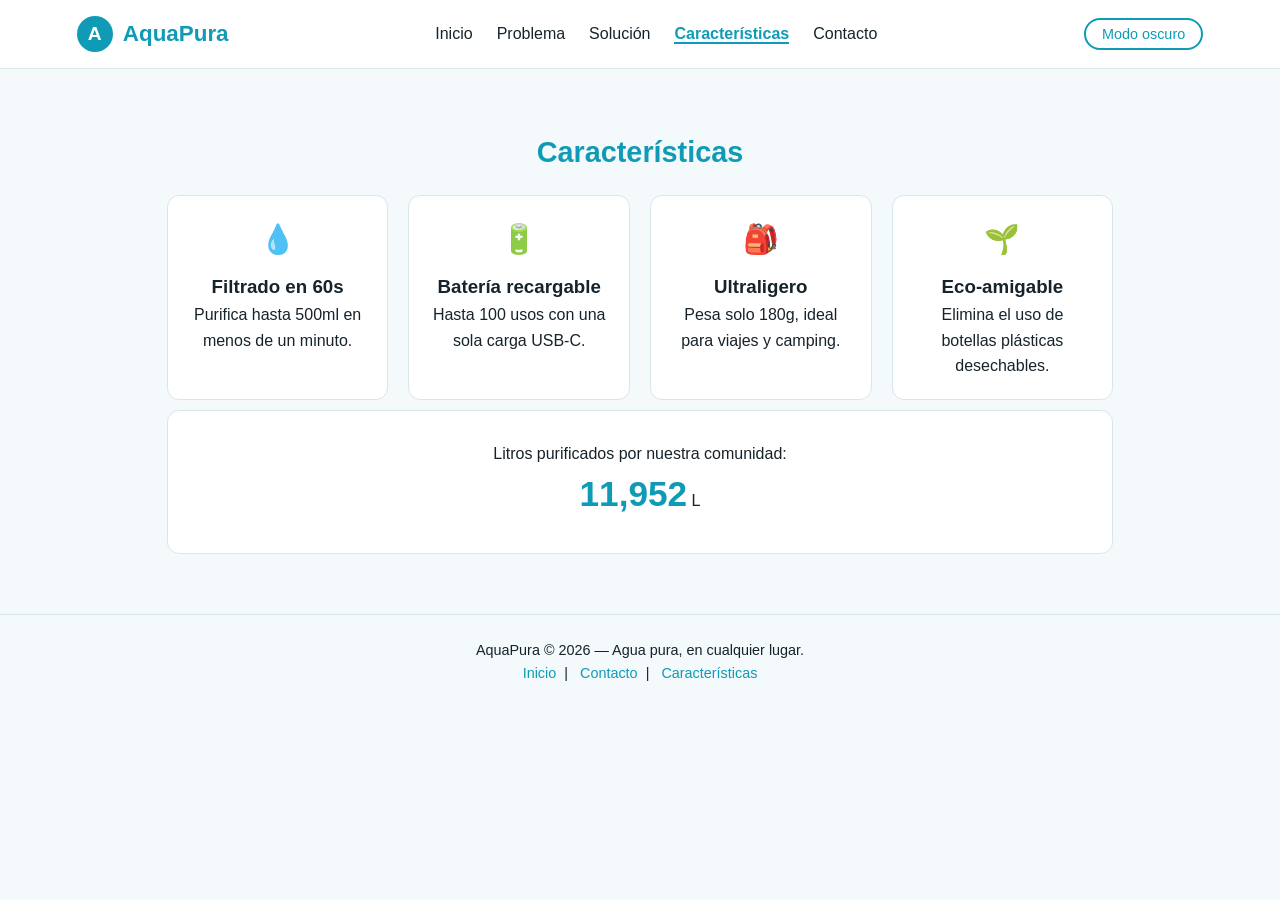
<file: caracteristicas.html>
<!DOCTYPE html>
<html lang="es">
<head>
<meta charset="UTF-8">
<meta name="viewport" content="width=device-width, initial-scale=1.0">
<title>AquaPura - Características</title>
<link rel="stylesheet" href="css/style.css">
</head>
<body>

<header>
  <div class="logo">
    <div class="logo-icon">A</div>
    AquaPura
  </div>
  <nav>
    <ul>
      <li><a href="index.html">Inicio</a></li>
      <li><a href="problema.html">Problema</a></li>
      <li><a href="solucion.html">Solución</a></li>
      <li><a href="caracteristicas.html" class="active">Características</a></li>
      <li><a href="contacto.html">Contacto</a></li>
    </ul>
  </nav>
  <button id="theme-toggle" onclick="toggleTheme()">Modo oscuro</button>
</header>

<section id="caracteristicas">
  <h2>Características</h2>
  <div class="features-grid">
    <div class="feature-card">
      <div class="icon">💧</div>
      <h3>Filtrado en 60s</h3>
      <p>Purifica hasta 500ml en menos de un minuto.</p>
    </div>
    <div class="feature-card">
      <div class="icon">🔋</div>
      <h3>Batería recargable</h3>
      <p>Hasta 100 usos con una sola carga USB-C.</p>
    </div>
    <div class="feature-card">
      <div class="icon">🎒</div>
      <h3>Ultraligero</h3>
      <p>Pesa solo 180g, ideal para viajes y camping.</p>
    </div>
    <div class="feature-card">
      <div class="icon">🌱</div>
      <h3>Eco-amigable</h3>
      <p>Elimina el uso de botellas plásticas desechables.</p>
    </div>
  </div>

  <div id="contador">
    <p>Litros purificados por nuestra comunidad:</p>
    <span id="litros">0</span> L
  </div>
</section>

<footer>
  <p>AquaPura &copy; 2026 — Agua pura, en cualquier lugar.</p>
  <div>
    <a href="inicio.html">Inicio</a>|
    <a href="contacto.html">Contacto</a>|
    <a href="caracteristicas.html">Características</a>
  </div>
</footer>

<script src="js/script.js"></script>
</body>
</html>
</file>
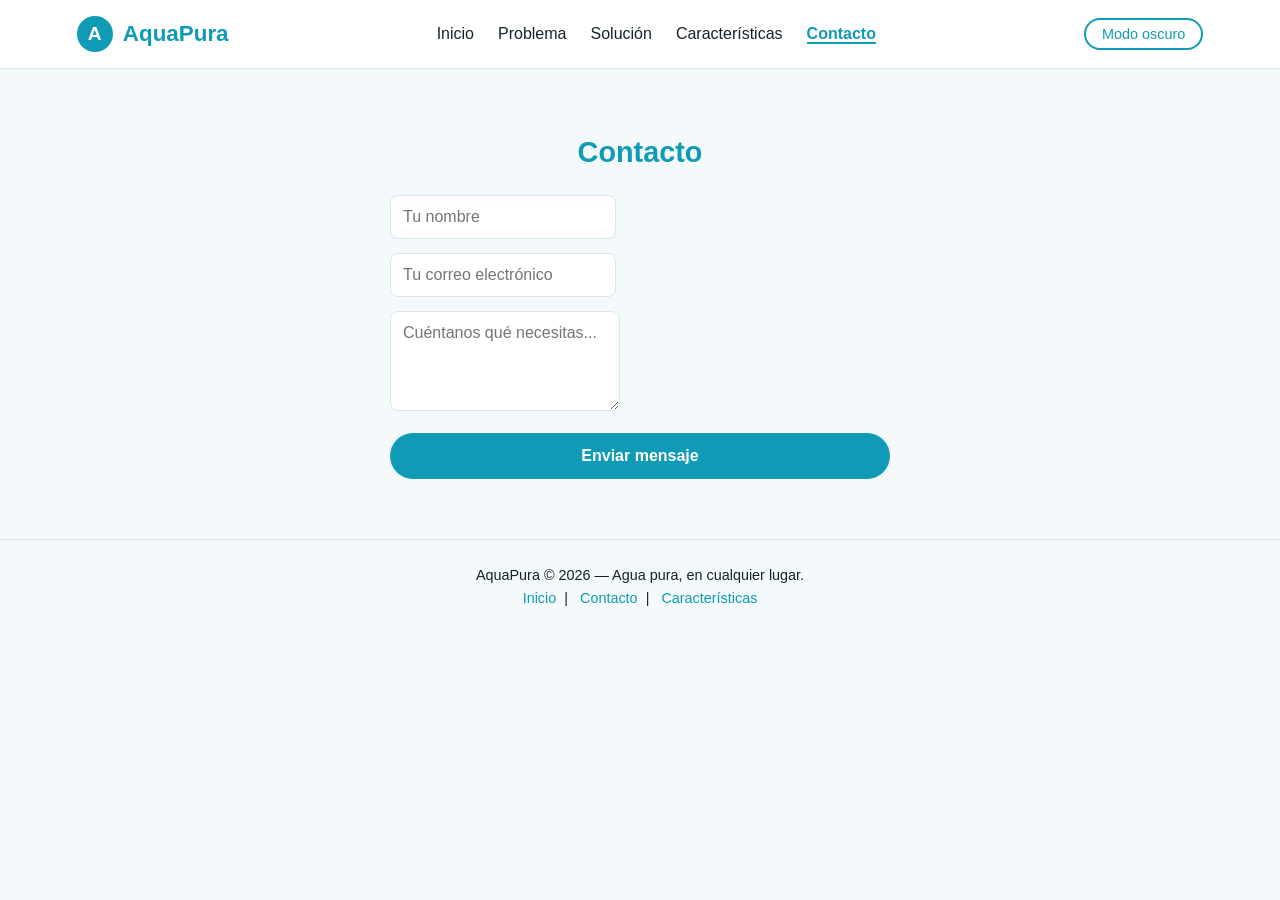
<file: contacto.html>
<!DOCTYPE html>
<html lang="es">
<head>
<meta charset="UTF-8">
<meta name="viewport" content="width=device-width, initial-scale=1.0">
<title>AquaPura - Contacto</title>
<link rel="stylesheet" href="css/style.css">
</head>
<body>

<header>
  <div class="logo">
    <div class="logo-icon">A</div>
    AquaPura
  </div>
  <nav>
    <ul>
      <li><a href="index.html">Inicio</a></li>
      <li><a href="problema.html">Problema</a></li>
      <li><a href="solucion.html">Solución</a></li>
      <li><a href="caracteristicas.html">Características</a></li>
      <li><a href="contacto.html" class="active">Contacto</a></li>
    </ul>
  </nav>
  <button id="theme-toggle" onclick="toggleTheme()">Modo oscuro</button>
</header>

<section id="contacto">
  <h2>Contacto</h2>
  <form id="contact-form" onsubmit="return validarFormulario(event)">
    <div>
      <input type="text" id="nombre" placeholder="Tu nombre" required>
      <span class="error-msg" id="error-nombre">Por favor ingresa tu nombre.</span>
    </div>
    <div>
      <input type="email" id="email" placeholder="Tu correo electrónico" required>
      <span class="error-msg" id="error-email">Ingresa un correo electrónico válido.</span>
    </div>
    <div>
      <textarea id="mensaje" placeholder="Cuéntanos qué necesitas..." required></textarea>
      <span class="error-msg" id="error-mensaje">Escribe un mensaje antes de enviar.</span>
    </div>
    <button type="submit" class="btn">Enviar mensaje</button>
  </form>
</section>

<footer>
  <p>AquaPura &copy; 2026 — Agua pura, en cualquier lugar.</p>
  <div>
    <a href="inicio.html">Inicio</a>|
    <a href="contacto.html">Contacto</a>|
    <a href="caracteristicas.html">Características</a>
  </div>
</footer>

<script src="js/script.js"></script>
</body>
</html>
</file>
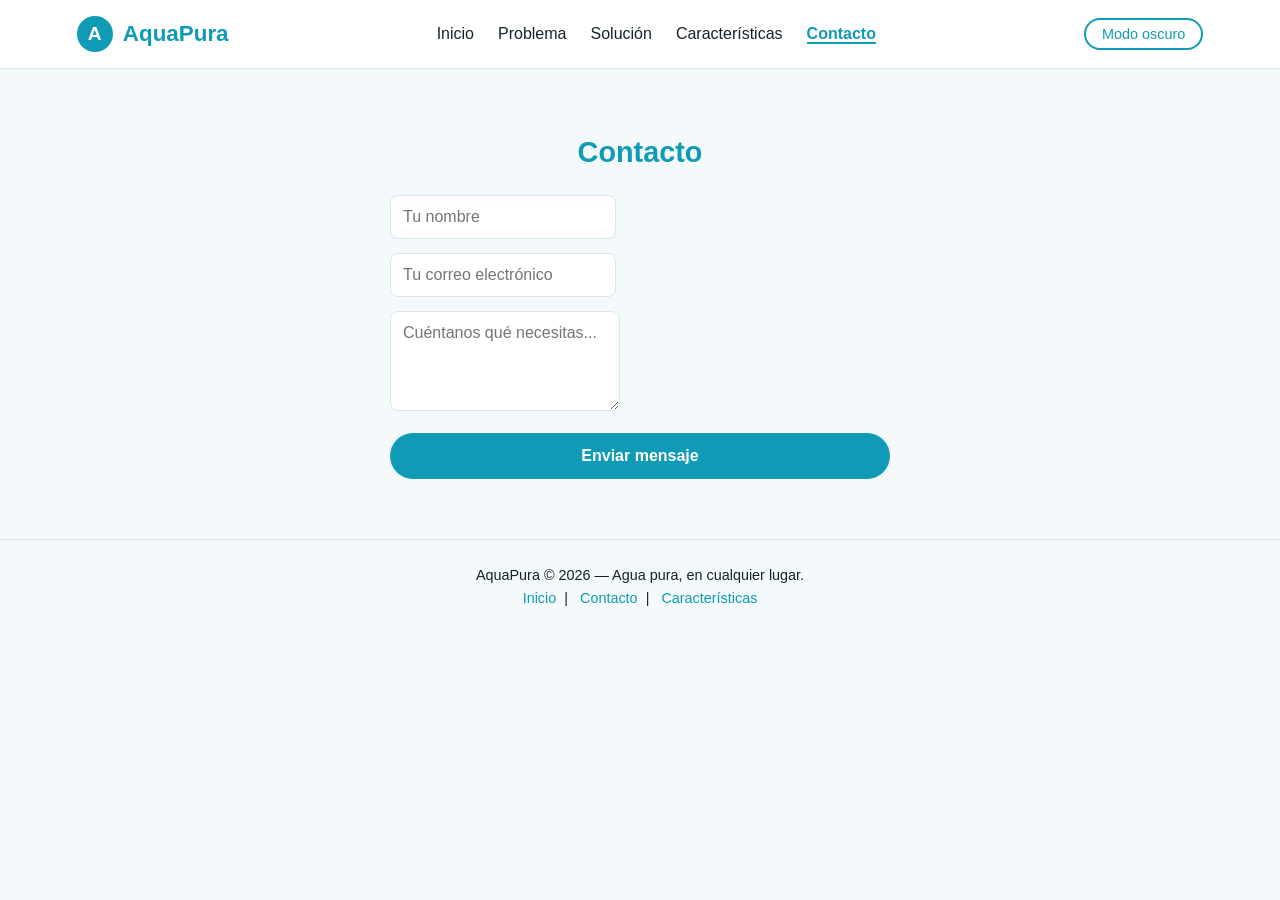
<file: Examcontacto.html>
<!DOCTYPE html>
<html lang="es">
<head>
<meta charset="UTF-8">
<meta name="viewport" content="width=device-width, initial-scale=1.0">
<title>AquaPura - Contacto</title>
<link rel="stylesheet" href="css/style.css">
</head>
<body>

<header>
  <div class="logo">
    <div class="logo-icon">A</div>
    AquaPura
  </div>
  <nav>
    <ul>
      <li><a href="index.html">Inicio</a></li>
      <li><a href="problema.html">Problema</a></li>
      <li><a href="solucion.html">Solución</a></li>
      <li><a href="caracteristicas.html">Características</a></li>
      <li><a href="contacto.html" class="active">Contacto</a></li>
    </ul>
  </nav>
  <button id="theme-toggle" onclick="toggleTheme()">Modo oscuro</button>
</header>

<section id="contacto">
  <h2>Contacto</h2>
  <form id="contact-form" onsubmit="return validarFormulario(event)">
    <div>
      <input type="text" id="nombre" placeholder="Tu nombre" required>
      <span class="error-msg" id="error-nombre">Por favor ingresa tu nombre.</span>
    </div>
    <div>
      <input type="email" id="email" placeholder="Tu correo electrónico" required>
      <span class="error-msg" id="error-email">Ingresa un correo electrónico válido.</span>
    </div>
    <div>
      <textarea id="mensaje" placeholder="Cuéntanos qué necesitas..." required></textarea>
      <span class="error-msg" id="error-mensaje">Escribe un mensaje antes de enviar.</span>
    </div>
    <button type="submit" class="btn">Enviar mensaje</button>
  </form>
</section>

<footer>
  <p>AquaPura &copy; 2026 — Agua pura, en cualquier lugar.</p>
  <div>
    <a href="inicio.html">Inicio</a>|
    <a href="contacto.html">Contacto</a>|
    <a href="caracteristicas.html">Características</a>
  </div>
</footer>

<script src="js/script.js"></script>
</body>
</html>
</file>
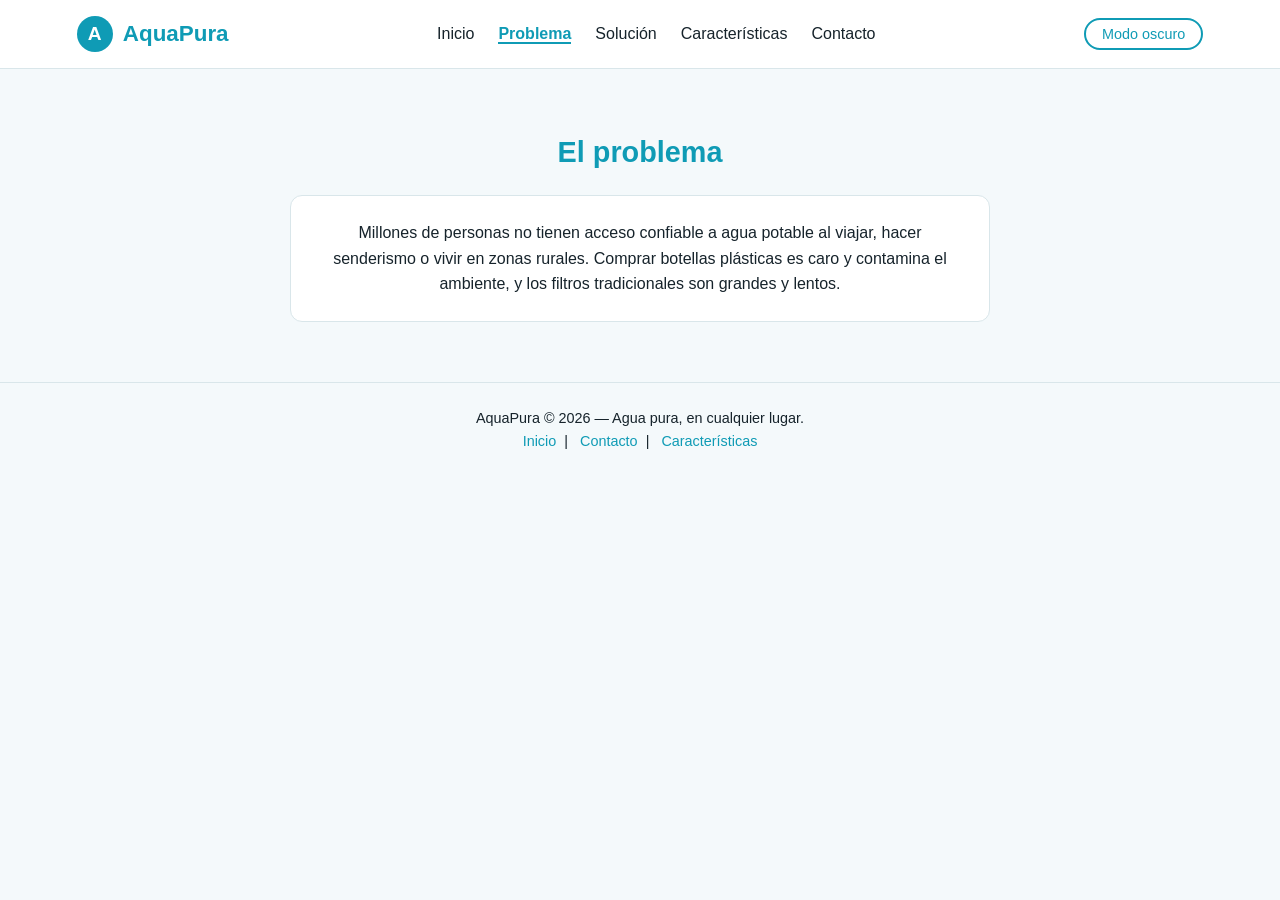
<file: ExamenPproblema.html>
<!DOCTYPE html>
<html lang="es">
<head>
<meta charset="UTF-8">
<meta name="viewport" content="width=device-width, initial-scale=1.0">
<title>AquaPura - Problema</title>
<link rel="stylesheet" href="css/style.css">
</head>
<body>

<header>
  <div class="logo">
    <div class="logo-icon">A</div>
    AquaPura
  </div>
  <nav>
    <ul>
      <li><a href="index.html">Inicio</a></li>
      <li><a href="problema.html" class="active">Problema</a></li>
      <li><a href="solucion.html">Solución</a></li>
      <li><a href="caracteristicas.html">Características</a></li>
      <li><a href="contacto.html">Contacto</a></li>
    </ul>
  </nav>
  <button id="theme-toggle" onclick="toggleTheme()">Modo oscuro</button>
</header>

<section id="problema">
  <h2>El problema</h2>
  <div class="card">
    <p>Millones de personas no tienen acceso confiable a agua potable al viajar, hacer senderismo o vivir en zonas rurales. Comprar botellas plásticas es caro y contamina el ambiente, y los filtros tradicionales son grandes y lentos.</p>
  </div>
</section>

<footer>
  <p>AquaPura &copy; 2026 — Agua pura, en cualquier lugar.</p>
  <div>
    <a href="inicio.html">Inicio</a>|
    <a href="contacto.html">Contacto</a>|
    <a href="caracteristicas.html">Características</a>
  </div>
</footer>

<script src="js/script.js"></script>
</body>
</html>
</file>
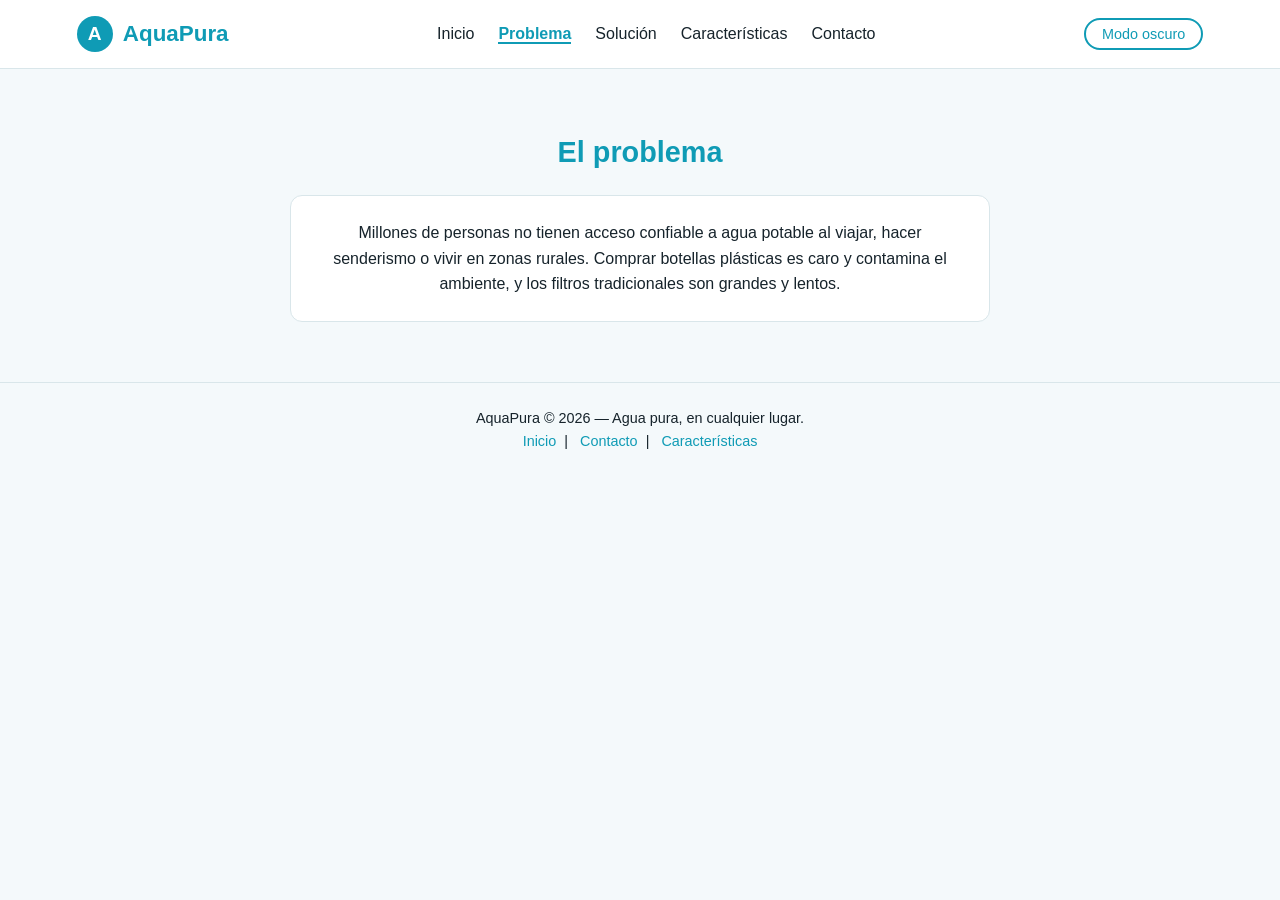
<file: problema.html>
<!DOCTYPE html>
<html lang="es">
<head>
<meta charset="UTF-8">
<meta name="viewport" content="width=device-width, initial-scale=1.0">
<title>AquaPura - Problema</title>
<link rel="stylesheet" href="css/style.css">
</head>
<body>

<header>
  <div class="logo">
    <div class="logo-icon">A</div>
    AquaPura
  </div>
  <nav>
    <ul>
      <li><a href="index.html">Inicio</a></li>
      <li><a href="problema.html" class="active">Problema</a></li>
      <li><a href="solucion.html">Solución</a></li>
      <li><a href="caracteristicas.html">Características</a></li>
      <li><a href="contacto.html">Contacto</a></li>
    </ul>
  </nav>
  <button id="theme-toggle" onclick="toggleTheme()">Modo oscuro</button>
</header>

<section id="problema">
  <h2>El problema</h2>
  <div class="card">
    <p>Millones de personas no tienen acceso confiable a agua potable al viajar, hacer senderismo o vivir en zonas rurales. Comprar botellas plásticas es caro y contamina el ambiente, y los filtros tradicionales son grandes y lentos.</p>
  </div>
</section>

<footer>
  <p>AquaPura &copy; 2026 — Agua pura, en cualquier lugar.</p>
  <div>
    <a href="inicio.html">Inicio</a>|
    <a href="contacto.html">Contacto</a>|
    <a href="caracteristicas.html">Características</a>
  </div>
</footer>

<script src="js/script.js"></script>
</body>
</html>
</file>
<file: css/style.css>
:root {
  --bg-color: #f4f9fb;
  --text-color: #16232b;
  --card-bg: #ffffff;
  --primary: #0f9bb5;
  --primary-dark: #0a7186;
  --accent: #ffb703;
  --border-color: #d9e6ea;
}

body.dark {
  --bg-color: #0d1b21;
  --text-color: #eaf3f5;
  --card-bg: #142c34;
  --primary: #3fc1d6;
  --primary-dark: #2c9fb0;
  --accent: #ffc94d;
  --border-color: #234049;
}

* { box-sizing: border-box; margin: 0; padding: 0; }

body {
  font-family: 'Segoe UI', Arial, sans-serif;
  background-color: var(--bg-color);
  color: var(--text-color);
  transition: background-color 0.3s ease, color 0.3s ease;
  line-height: 1.6;
}

header {
  display: flex;
  justify-content: space-between;
  align-items: center;
  padding: 16px 6%;
  background-color: var(--card-bg);
  border-bottom: 1px solid var(--border-color);
  position: sticky;
  top: 0;
  z-index: 100;
  flex-wrap: wrap;
}

.logo {
  display: flex;
  align-items: center;
  gap: 10px;
  font-size: 1.4rem;
  font-weight: bold;
  color: var(--primary);
}

.logo-icon {
  width: 36px;
  height: 36px;
  background-color: var(--primary);
  border-radius: 50%;
  display: flex;
  align-items: center;
  justify-content: center;
  color: white;
  font-size: 1.2rem;
}

nav ul {
  list-style: none;
  display: flex;
  gap: 24px;
  flex-wrap: wrap;
}

nav a {
  text-decoration: none;
  color: var(--text-color);
  font-weight: 500;
  transition: color 0.2s;
}

nav a:hover { color: var(--primary); }

nav a.active {
  color: var(--primary);
  font-weight: bold;
  border-bottom: 2px solid var(--primary);
}

#theme-toggle {
  background: none;
  border: 2px solid var(--primary);
  color: var(--primary);
  border-radius: 20px;
  padding: 6px 16px;
  cursor: pointer;
  font-size: 0.9rem;
  transition: all 0.2s;
}

#theme-toggle:hover {
  background-color: var(--primary);
  color: white;
}

section {
  padding: 60px 6%;
  max-width: 1100px;
  margin: 0 auto;
}

#inicio {
  text-align: center;
  padding-top: 80px;
  padding-bottom: 80px;
}

#inicio img {
  width: 220px;
  max-width: 60%;
  margin-bottom: 24px;
  border-radius: 16px;
}

#inicio h1 {
  font-size: 2.4rem;
  margin-bottom: 12px;
  color: var(--primary);
}

#inicio p {
  font-size: 1.1rem;
  max-width: 600px;
  margin: 0 auto 28px;
  color: var(--text-color);
}

.btn {
  display: inline-block;
  background-color: var(--primary);
  color: white;
  padding: 14px 32px;
  border-radius: 30px;
  text-decoration: none;
  font-weight: bold;
  border: none;
  cursor: pointer;
  font-size: 1rem;
  transition: background-color 0.2s, transform 0.2s;
}

.btn:hover {
  background-color: var(--primary-dark);
  transform: translateY(-2px);
}

h2 {
  font-size: 1.8rem;
  color: var(--primary);
  margin-bottom: 20px;
  text-align: center;
}

.card {
  background-color: var(--card-bg);
  border: 1px solid var(--border-color);
  border-radius: 12px;
  padding: 24px;
}

#problema .card {
  text-align: center;
  max-width: 700px;
  margin: 0 auto;
}

#solucion {
  display: flex;
  align-items: center;
  gap: 40px;
  flex-wrap: wrap;
}

#solucion .texto { flex: 1; min-width: 260px; }
#solucion img {
  flex: 1;
  min-width: 260px;
  max-width: 400px;
  border-radius: 12px;
}

.features-grid {
  display: grid;
  grid-template-columns: repeat(auto-fit, minmax(220px, 1fr));
  gap: 20px;
  margin-top: 20px;
}

.feature-card {
  background-color: var(--card-bg);
  border: 1px solid var(--border-color);
  border-radius: 12px;
  padding: 20px;
  text-align: center;
}

.feature-card .icon {
  font-size: 1.8rem;
  margin-bottom: 10px;
}

#contador {
  text-align: center;
  background-color: var(--card-bg);
  border: 1px solid var(--border-color);
  border-radius: 12px;
  padding: 30px;
  margin-top: 10px;
}

#contador span {
  font-size: 2.2rem;
  font-weight: bold;
  color: var(--primary);
}

#contacto form {
  max-width: 500px;
  margin: 0 auto;
  display: flex;
  flex-direction: column;
  gap: 14px;
}

#contacto input,
#contacto textarea {
  padding: 12px;
  border-radius: 8px;
  border: 1px solid var(--border-color);
  background-color: var(--card-bg);
  color: var(--text-color);
  font-family: inherit;
  font-size: 1rem;
}

#contacto textarea { resize: vertical; min-height: 100px; }

.error-msg {
  color: #e63946;
  font-size: 0.85rem;
  display: none;
}

footer {
  text-align: center;
  padding: 24px;
  border-top: 1px solid var(--border-color);
  font-size: 0.9rem;
  color: var(--text-color);
}

footer a { color: var(--primary); text-decoration: none; margin: 0 8px; }

@media (max-width: 700px) {
  header { flex-direction: column; gap: 12px; }
  nav ul { justify-content: center; gap: 14px; }
  #solucion { flex-direction: column; }
}
</file>
